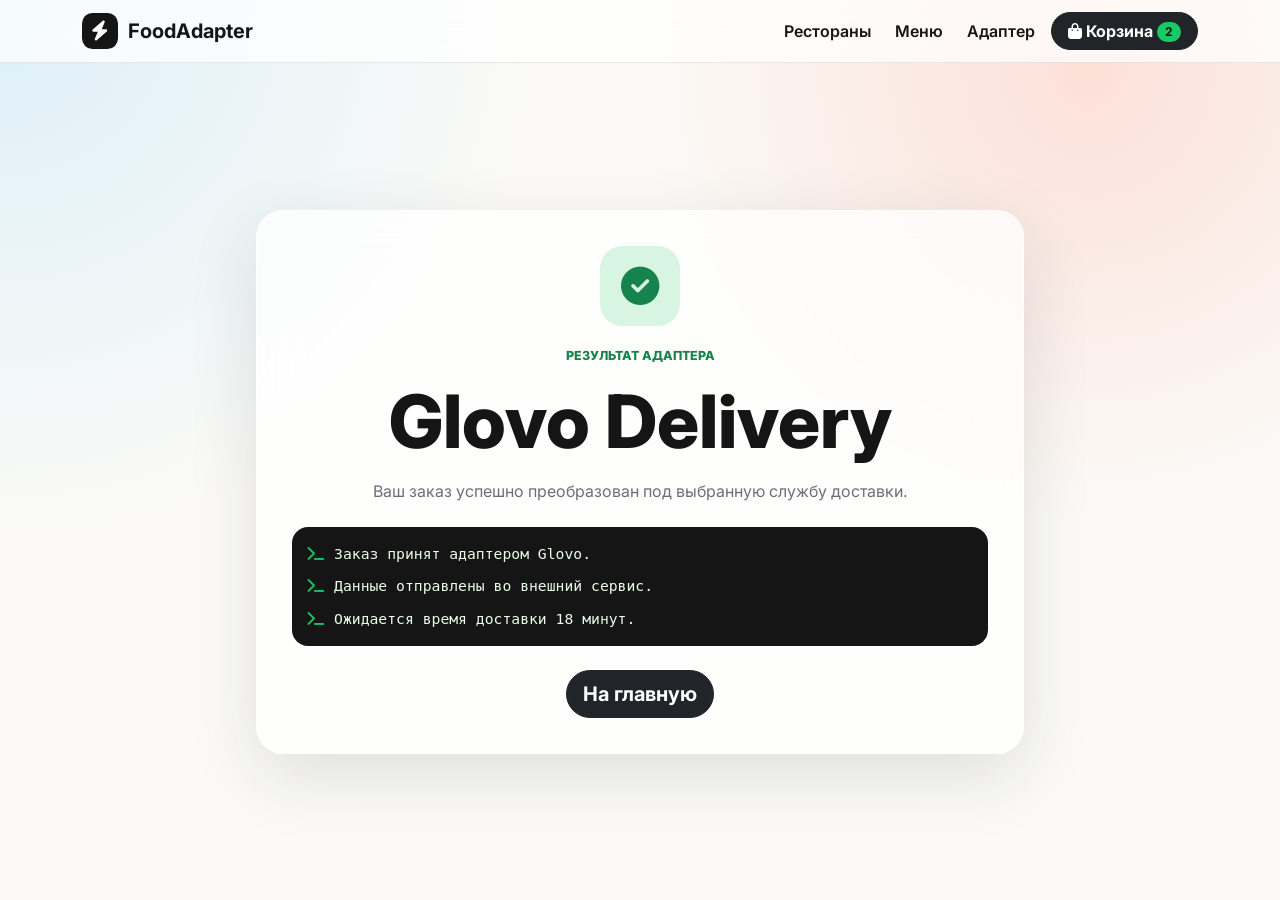
<file: docs/checkout.html>
<!doctype html>
<html lang="ru">
<head>
    <meta charset="utf-8">
    <meta name="viewport" content="width=device-width, initial-scale=1">
    <title>Заказ оформлен — FoodAdapter</title>
    <link href="https://cdn.jsdelivr.net/npm/bootstrap@5.3.3/dist/css/bootstrap.min.css" rel="stylesheet">
    <link rel="preconnect" href="https://fonts.googleapis.com">
    <link rel="preconnect" href="https://fonts.gstatic.com" crossorigin>
    <link href="https://fonts.googleapis.com/css2?family=Inter:wght@400;500;600;700;800&display=swap" rel="stylesheet">
    <link rel="stylesheet" href="https://cdnjs.cloudflare.com/ajax/libs/font-awesome/6.5.2/css/all.min.css">
    <link rel="stylesheet" href="css/style.css">
</head>
<body>
    <nav class="navbar navbar-expand-lg fixed-top glass-nav">
        <div class="container">
            <a class="navbar-brand fw-bold" href="index.html">
                <span class="brand-mark"><i class="fa-solid fa-bolt"></i></span>
                FoodAdapter
            </a>
            <button class="navbar-toggler" type="button" data-bs-toggle="collapse" data-bs-target="#mainNav">
                <span class="navbar-toggler-icon"></span>
            </button>
            <div class="collapse navbar-collapse" id="mainNav">
                <ul class="navbar-nav ms-auto align-items-lg-center gap-lg-2">
                    <li class="nav-item"><a class="nav-link" href="index.html#restaurants">Рестораны</a></li>
                    <li class="nav-item"><a class="nav-link" href="index.html#menu">Меню</a></li>
                    <li class="nav-item"><a class="nav-link" href="index.html#adapter">Адаптер</a></li>
                    <li class="nav-item">
                        <a class="btn btn-dark nav-cart" href="cart.html">
                            <i class="fa-solid fa-bag-shopping"></i>
                            Корзина <span class="badge rounded-pill">2</span>
                        </a>
                    </li>
                </ul>
            </div>
        </div>
    </nav>

    <section class="status-page">
        <div class="container">
            <div class="status-card glass-card">
                <div class="status-icon">
                    <i class="fa-solid fa-circle-check"></i>
                </div>
                <span class="eyebrow">Результат адаптера</span>
                <h1>Glovo Delivery</h1>
                <p>Ваш заказ успешно преобразован под выбранную службу доставки.</p>

                <div class="log-box">
                    <div><i class="fa-solid fa-terminal"></i> Заказ принят адаптером Glovo.</div>
                    <div><i class="fa-solid fa-terminal"></i> Данные отправлены во внешний сервис.</div>
                    <div><i class="fa-solid fa-terminal"></i> Ожидается время доставки 18 минут.</div>
                </div>

                <a href="index.html" class="btn btn-dark btn-lg mt-4">На главную</a>
            </div>
        </div>
    </section>

    <script src="https://cdn.jsdelivr.net/npm/bootstrap@5.3.3/dist/js/bootstrap.bundle.min.js"></script>
</body>
</html>
</file>
<file: docs/css/style.css>
:root {
    --ink: #151515;
    --muted: #69707a;
    --paper: #fbfaf7;
    --line: rgba(20, 20, 20, 0.09);
    --accent: #18c964;
    --coral: #ff6b4a;
    --sky: #61c3ff;
    --shadow: 0 22px 70px rgba(24, 31, 41, 0.12);
}

* {
    box-sizing: border-box;
}

html {
    scroll-behavior: smooth;
}

body {
    margin: 0;
    font-family: "Inter", system-ui, -apple-system, BlinkMacSystemFont, "Segoe UI", sans-serif;
    color: var(--ink);
    background:
        radial-gradient(circle at top left, rgba(97, 195, 255, 0.20), transparent 34rem),
        radial-gradient(circle at 85% 8%, rgba(255, 107, 74, 0.18), transparent 28rem),
        var(--paper);
}

.glass-nav {
    backdrop-filter: blur(20px);
    background: rgba(255, 255, 255, 0.72);
    border-bottom: 1px solid var(--line);
}

.navbar-brand {
    display: inline-flex;
    align-items: center;
    gap: 0.65rem;
    color: var(--ink);
}

.brand-mark {
    display: inline-grid;
    width: 2.25rem;
    height: 2.25rem;
    place-items: center;
    color: #fff;
    background: var(--ink);
    border-radius: 0.65rem;
}

.nav-link {
    font-weight: 600;
    color: var(--ink);
}

.nav-cart {
    border-radius: 999px;
    padding-inline: 1rem;
}

.nav-cart .badge {
    background: var(--accent);
    color: var(--ink);
}

.hero-section {
    min-height: 92vh;
    display: flex;
    align-items: center;
    padding: 7.5rem 0 4rem;
}

.hero-grid {
    display: grid;
    grid-template-columns: minmax(0, 0.92fr) minmax(20rem, 1.08fr);
    align-items: center;
    gap: 3rem;
}

.eyebrow {
    display: inline-flex;
    align-items: center;
    gap: 0.45rem;
    color: #16834c;
    font-weight: 800;
    text-transform: uppercase;
    letter-spacing: 0;
    font-size: 0.78rem;
}

.hero-copy h1,
.cart-hero h1,
.status-card h1 {
    margin: 0.75rem 0;
    font-size: clamp(3.5rem, 8vw, 7.2rem);
    font-weight: 800;
    letter-spacing: 0;
}

.hero-slogan {
    font-size: clamp(1.4rem, 2.5vw, 2.15rem);
    font-weight: 700;
    margin-bottom: 1rem;
}

.hero-text {
    color: var(--muted);
    font-size: 1.08rem;
    max-width: 38rem;
}

.hero-actions {
    display: flex;
    flex-wrap: wrap;
    gap: 0.85rem;
    margin-top: 2rem;
}

.btn {
    border-radius: 999px;
    font-weight: 700;
    transition: transform 0.22s ease, box-shadow 0.22s ease, background 0.22s ease;
}

.btn:hover {
    transform: translateY(-2px);
    box-shadow: 0 16px 32px rgba(21, 21, 21, 0.14);
}

.hero-visual {
    position: relative;
    min-height: 34rem;
}

.hero-visual img {
    width: 100%;
    height: 34rem;
    object-fit: cover;
    border-radius: 2rem;
    box-shadow: var(--shadow);
}

.floating-card,
.glass-card {
    border: 1px solid rgba(255, 255, 255, 0.65);
    background: rgba(255, 255, 255, 0.72);
    backdrop-filter: blur(20px);
    box-shadow: var(--shadow);
}

.floating-card {
    position: absolute;
    display: flex;
    align-items: center;
    gap: 0.7rem;
    padding: 0.9rem 1rem;
    border-radius: 1.2rem;
    font-weight: 800;
}

.delivery-card {
    left: -1.25rem;
    bottom: 4rem;
}

.delivery-card i {
    color: var(--accent);
}

.time-card {
    right: 1.5rem;
    top: 1.5rem;
    flex-direction: column;
    align-items: flex-start;
    gap: 0;
}

.time-card strong {
    font-size: 1.6rem;
}

.time-card span {
    color: var(--muted);
    font-size: 0.86rem;
}

.section-pad {
    padding: 4.5rem 0;
}

.category-grid {
    display: grid;
    grid-template-columns: repeat(5, 1fr);
    gap: 1rem;
}

.category-pill {
    display: flex;
    align-items: center;
    justify-content: center;
    gap: 0.7rem;
    padding: 1.05rem;
    border-radius: 1.25rem;
    background: #fff;
    border: 1px solid var(--line);
    font-weight: 800;
    box-shadow: 0 14px 34px rgba(30, 35, 42, 0.07);
    transition: transform 0.22s ease, border-color 0.22s ease;
}

.category-pill:hover,
.food-card:hover,
.restaurant-card:hover {
    transform: translateY(-6px);
}

.category-pill i {
    color: var(--coral);
}

.section-heading {
    margin-bottom: 1.8rem;
}

.section-heading span {
    color: #16834c;
    font-weight: 800;
    text-transform: uppercase;
    font-size: 0.8rem;
}

.section-heading h2,
.adapter-panel h2 {
    font-weight: 800;
    font-size: clamp(2rem, 4vw, 3.2rem);
    margin: 0.3rem 0 0;
}

.restaurant-card {
    min-height: 13rem;
    display: flex;
    flex-direction: column;
    justify-content: space-between;
    padding: 1.5rem;
    border-radius: 1.35rem;
    transition: transform 0.22s ease;
}

.restaurant-tag {
    display: inline-flex;
    width: fit-content;
    padding: 0.35rem 0.7rem;
    border-radius: 999px;
    background: rgba(24, 201, 100, 0.14);
    font-weight: 800;
    color: #16834c;
    margin-bottom: 1rem;
}

.restaurant-card h3,
.food-body h3,
.benefit-item h3,
.checkout-card h2 {
    font-size: 1.3rem;
    font-weight: 800;
}

.restaurant-meta {
    display: flex;
    justify-content: space-between;
    color: var(--muted);
    font-weight: 700;
}

.restaurant-meta i {
    color: #f7b731;
}

.menu-section {
    background: rgba(255, 255, 255, 0.48);
}

.food-card {
    height: 100%;
    overflow: hidden;
    border-radius: 1.45rem;
    background: #fff;
    border: 1px solid var(--line);
    box-shadow: 0 18px 48px rgba(24, 31, 41, 0.09);
    transition: transform 0.22s ease, box-shadow 0.22s ease;
}

.food-card:hover {
    box-shadow: 0 28px 68px rgba(24, 31, 41, 0.14);
}

.food-image-wrap {
    position: relative;
    height: 14rem;
}

.food-image-wrap img,
.cart-item img {
    width: 100%;
    height: 100%;
    object-fit: cover;
}

.food-image-wrap span {
    position: absolute;
    top: 1rem;
    left: 1rem;
    padding: 0.35rem 0.7rem;
    border-radius: 999px;
    background: rgba(255, 255, 255, 0.82);
    backdrop-filter: blur(12px);
    font-weight: 800;
}

.food-body {
    padding: 1.25rem;
}

.food-body p,
.adapter-panel p,
.benefit-item p,
.empty-cart p,
.status-card p {
    color: var(--muted);
}

.food-footer {
    display: flex;
    justify-content: space-between;
    align-items: center;
    gap: 1rem;
    margin-top: 1.2rem;
}

.food-footer strong {
    font-size: 1.15rem;
}

.adapter-panel {
    display: grid;
    grid-template-columns: 1fr auto;
    gap: 2rem;
    align-items: center;
    padding: 2rem;
    border-radius: 1.5rem;
}

.adapter-flow {
    display: flex;
    align-items: center;
    gap: 0.8rem;
    flex-wrap: wrap;
}

.adapter-flow div {
    padding: 0.85rem 1rem;
    border-radius: 1rem;
    color: #fff;
    background: var(--ink);
    font-weight: 800;
    white-space: nowrap;
}

.adapter-flow i {
    color: var(--coral);
}

.benefit-item {
    padding: 1.7rem;
    border-radius: 1.3rem;
    background: #fff;
    border: 1px solid var(--line);
    min-height: 13rem;
}

.benefit-item i {
    width: 3rem;
    height: 3rem;
    display: grid;
    place-items: center;
    border-radius: 1rem;
    margin-bottom: 1rem;
    background: rgba(97, 195, 255, 0.2);
    color: #0874a8;
}

.footer {
    padding: 2rem 0;
    border-top: 1px solid var(--line);
    color: var(--muted);
}

.cart-hero {
    padding: 9rem 0 2rem;
}

.cart-list,
.checkout-card {
    padding: 1.3rem;
    border-radius: 1.4rem;
}

.cart-item {
    display: grid;
    grid-template-columns: 5.5rem 1fr auto auto auto;
    gap: 1rem;
    align-items: center;
    padding: 1rem 0;
    border-bottom: 1px solid var(--line);
}

.cart-item:last-child {
    border-bottom: 0;
}

.cart-item img {
    width: 5.5rem;
    height: 5.5rem;
    border-radius: 1rem;
}

.cart-item-info h3 {
    margin: 0;
    font-size: 1.05rem;
    font-weight: 800;
}

.cart-item-info span {
    color: var(--muted);
}

.quantity-control {
    display: flex;
    align-items: center;
    border: 1px solid var(--line);
    background: #fff;
    border-radius: 999px;
    overflow: hidden;
}

.quantity-control input {
    width: 3rem;
    border: 0;
    text-align: center;
    font-weight: 800;
    background: transparent;
}

.quantity-btn,
.remove-btn {
    border: 0;
    background: transparent;
    width: 2.4rem;
    height: 2.4rem;
    display: grid;
    place-items: center;
}

.remove-btn {
    color: #e23b3b;
}

.summary-line {
    display: flex;
    justify-content: space-between;
    padding: 0.9rem 0;
    border-bottom: 1px solid var(--line);
}

.summary-line.total {
    font-size: 1.2rem;
}

.delivery-options {
    display: grid;
    gap: 0.7rem;
}

.delivery-options label {
    padding: 0.85rem 1rem;
    border: 1px solid var(--line);
    border-radius: 1rem;
    background: rgba(255, 255, 255, 0.72);
    font-weight: 800;
}

.empty-cart {
    min-height: 24rem;
    display: grid;
    place-items: center;
    text-align: center;
    align-content: center;
    gap: 0.7rem;
}

.empty-cart i {
    font-size: 3rem;
    color: var(--accent);
}

.status-page {
    min-height: 100vh;
    display: grid;
    place-items: center;
    padding: 7rem 0 3rem;
}

.status-card {
    max-width: 48rem;
    margin: auto;
    padding: 2.2rem;
    border-radius: 1.7rem;
    text-align: center;
}

.status-card h1 {
    font-size: clamp(2.4rem, 6vw, 4.6rem);
}

.status-icon {
    width: 5rem;
    height: 5rem;
    display: grid;
    place-items: center;
    margin: 0 auto 1rem;
    border-radius: 1.4rem;
    background: rgba(24, 201, 100, 0.16);
    color: #16834c;
    font-size: 2.4rem;
}

.log-box {
    display: grid;
    gap: 0.65rem;
    margin-top: 1.5rem;
    padding: 1rem;
    border-radius: 1rem;
    text-align: left;
    background: #151515;
    color: #eafbea;
    font-family: ui-monospace, SFMono-Regular, Menlo, Consolas, monospace;
    font-size: 0.92rem;
}

.log-box i {
    color: var(--accent);
}

@media (max-width: 991px) {
    .hero-grid,
    .adapter-panel {
        grid-template-columns: 1fr;
    }

    .hero-section {
        padding-top: 6.5rem;
    }

    .hero-visual,
    .hero-visual img {
        min-height: 24rem;
        height: 24rem;
    }

    .category-grid {
        grid-template-columns: repeat(2, 1fr);
    }

    .cart-item {
        grid-template-columns: 4.8rem 1fr auto;
    }

    .cart-item strong,
    .remove-btn {
        grid-column: span 1;
    }

    .quantity-control {
        grid-column: 2 / 4;
        width: fit-content;
    }
}

@media (max-width: 575px) {
    .hero-copy h1,
    .cart-hero h1 {
        font-size: 3.2rem;
    }

    .hero-actions .btn {
        width: 100%;
    }

    .category-grid {
        grid-template-columns: 1fr;
    }

    .floating-card {
        position: static;
        margin-top: 0.8rem;
    }

    .hero-visual {
        min-height: auto;
    }

    .hero-visual img {
        height: 20rem;
    }

    .cart-item {
        grid-template-columns: 4.5rem 1fr;
    }

    .quantity-control,
    .cart-item strong,
    .remove-btn {
        grid-column: 2;
    }
}
</file>
